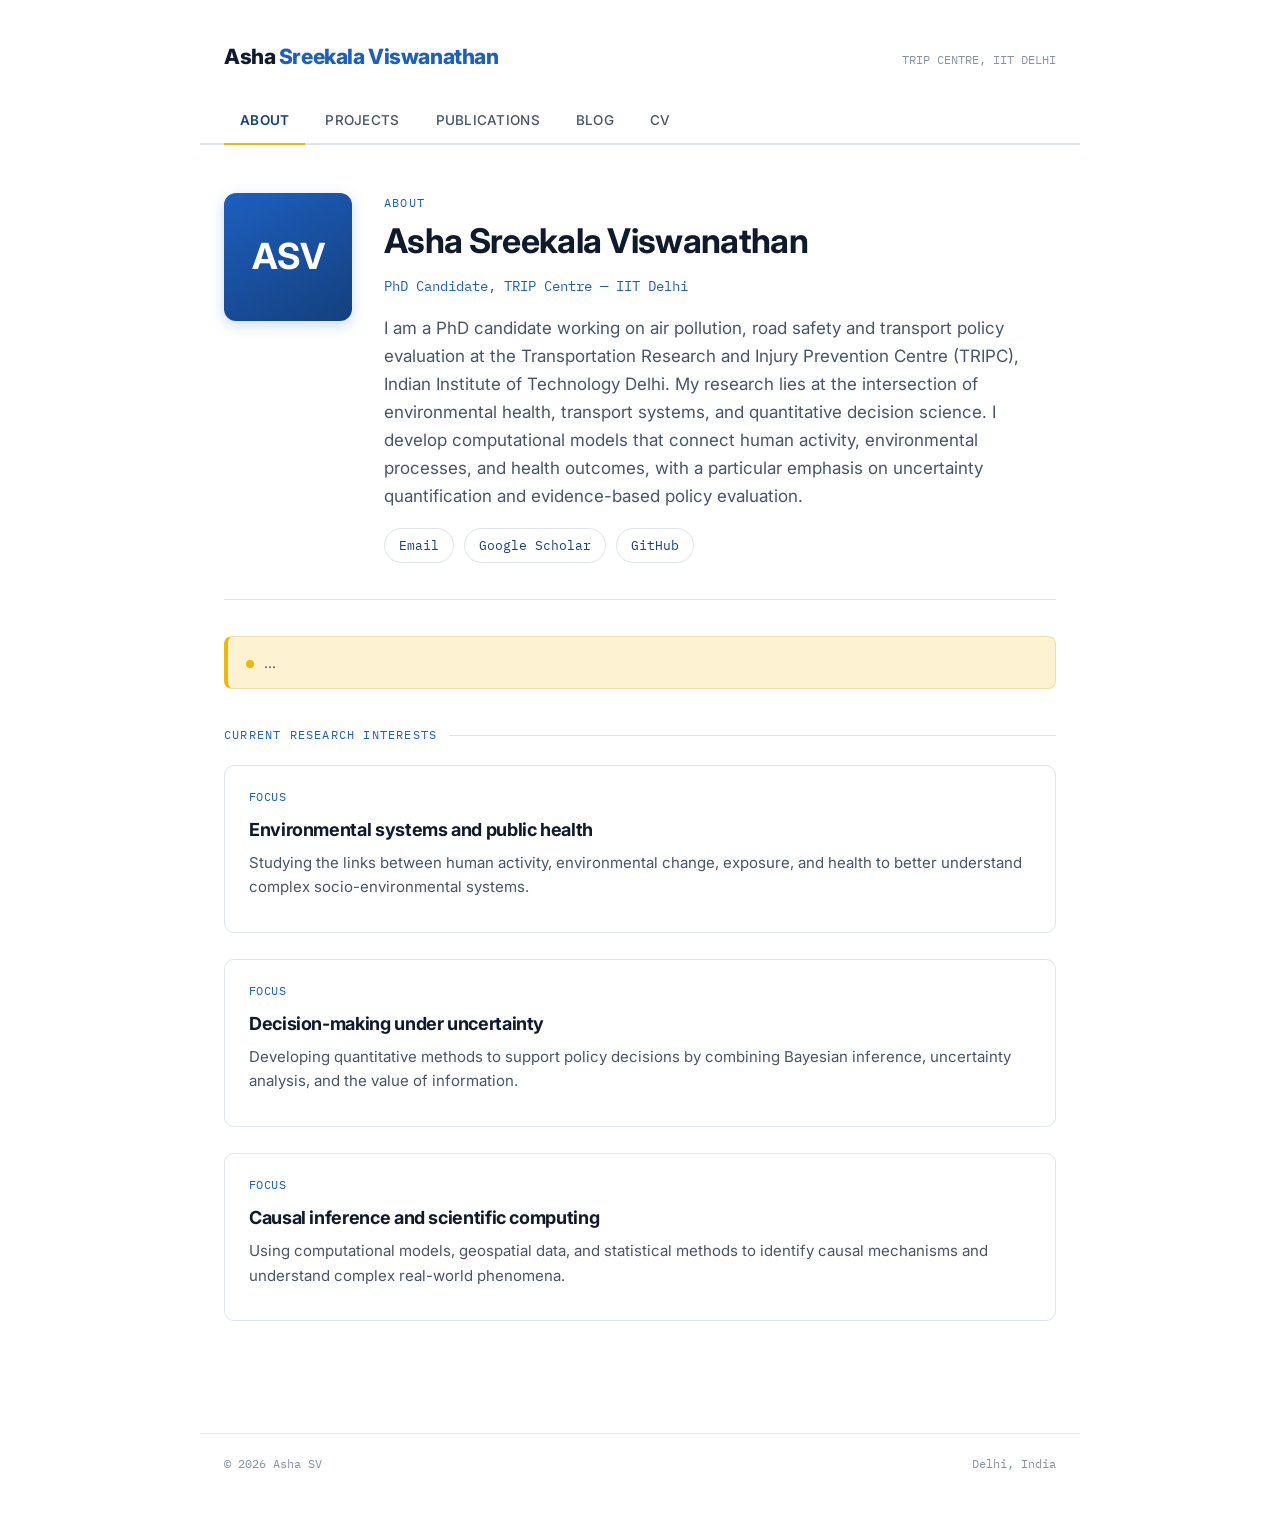
<file: index.html>
<!DOCTYPE html>
<html lang="en">
<head>
<meta charset="UTF-8">
<meta name="viewport" content="width=device-width, initial-scale=1.0">
<title>Asha Sreekala Viswanathan</title>
<link rel="stylesheet" href="style.css">
</head>
<body>

<header class="site-header">
  <div class="masthead">
    <div class="id">Asha <span>Sreekala Viswanathan</span></div>
    <div class="catalog-no">TRIP CENTRE, IIT DELHI</div>
  </div>
  <nav class="tabs">
    <a href="index.html" class="active">About</a>
    <a href="projects.html">Projects</a>
    <a href="publications.html">Publications</a>
    <a href="blog.html">Blog</a>
    <a href="cv.html">CV</a>
  </nav>
</header>

<main>
  <div class="sheet">

    <div class="hero">
      <div class="portrait">ASV</div>
      <div>
        <div class="eyebrow">About</div>
        <h1>Asha Sreekala Viswanathan</h1>
        <p class="tagline">PhD Candidate, TRIP Centre — IIT Delhi</p>
        <p class="bio">
          I am a PhD candidate working on air pollution, road safety and transport policy evaluation at the Transportation Research and Injury Prevention Centre (TRIPC), Indian Institute of Technology Delhi.
          
          My research lies at the intersection of environmental health, transport systems, and quantitative decision science. 
          
          I develop computational models that connect human activity, environmental processes, and health outcomes, with a particular emphasis on uncertainty quantification and evidence-based policy evaluation. 
        </p>
        <div class="contact-row">
          <a href="mailto:ashasv@tripp.iitd.ac.in">Email</a>
          <a href="https://scholar.google.de/citations?user=inFwlEMAAAAJ&amp;hl=en">Google Scholar</a>
          <a href="https://github.com/Avishs">GitHub</a>
        </div>
      </div>
    </div>

    <div class="status-strip">
      <span class="dot"></span>
      <span>...</span>
    </div>

    <div class="eyebrow section-title">Current Research Interests</div>
    <div class="stack">
      <div class="entry">
        <div class="entry-meta">FOCUS</div>
        <h3>Environmental systems and public health</h3>
        <p>Studying the links between human activity, environmental change, exposure, and health to better understand complex socio-environmental systems.</p>
      </div>
      <div class="entry">
        <div class="entry-meta">FOCUS</div>
        <h3>Decision-making under uncertainty</h3>
        <p>Developing quantitative methods to support policy decisions by combining Bayesian inference, uncertainty analysis, and the value of information.</p>
      </div>
      <div class="entry">
        <div class="entry-meta">FOCUS</div>
        <h3>Causal inference and scientific computing</h3>
        <p>Using computational models, geospatial data, and statistical methods to identify causal mechanisms and understand complex real-world phenomena.</p>
      </div>
    </div>
  </div>
</main>

<footer>
  <span>© 2026 Asha SV</span>
  <span>Delhi, India</span>
</footer>

</body>
</html>
</file>
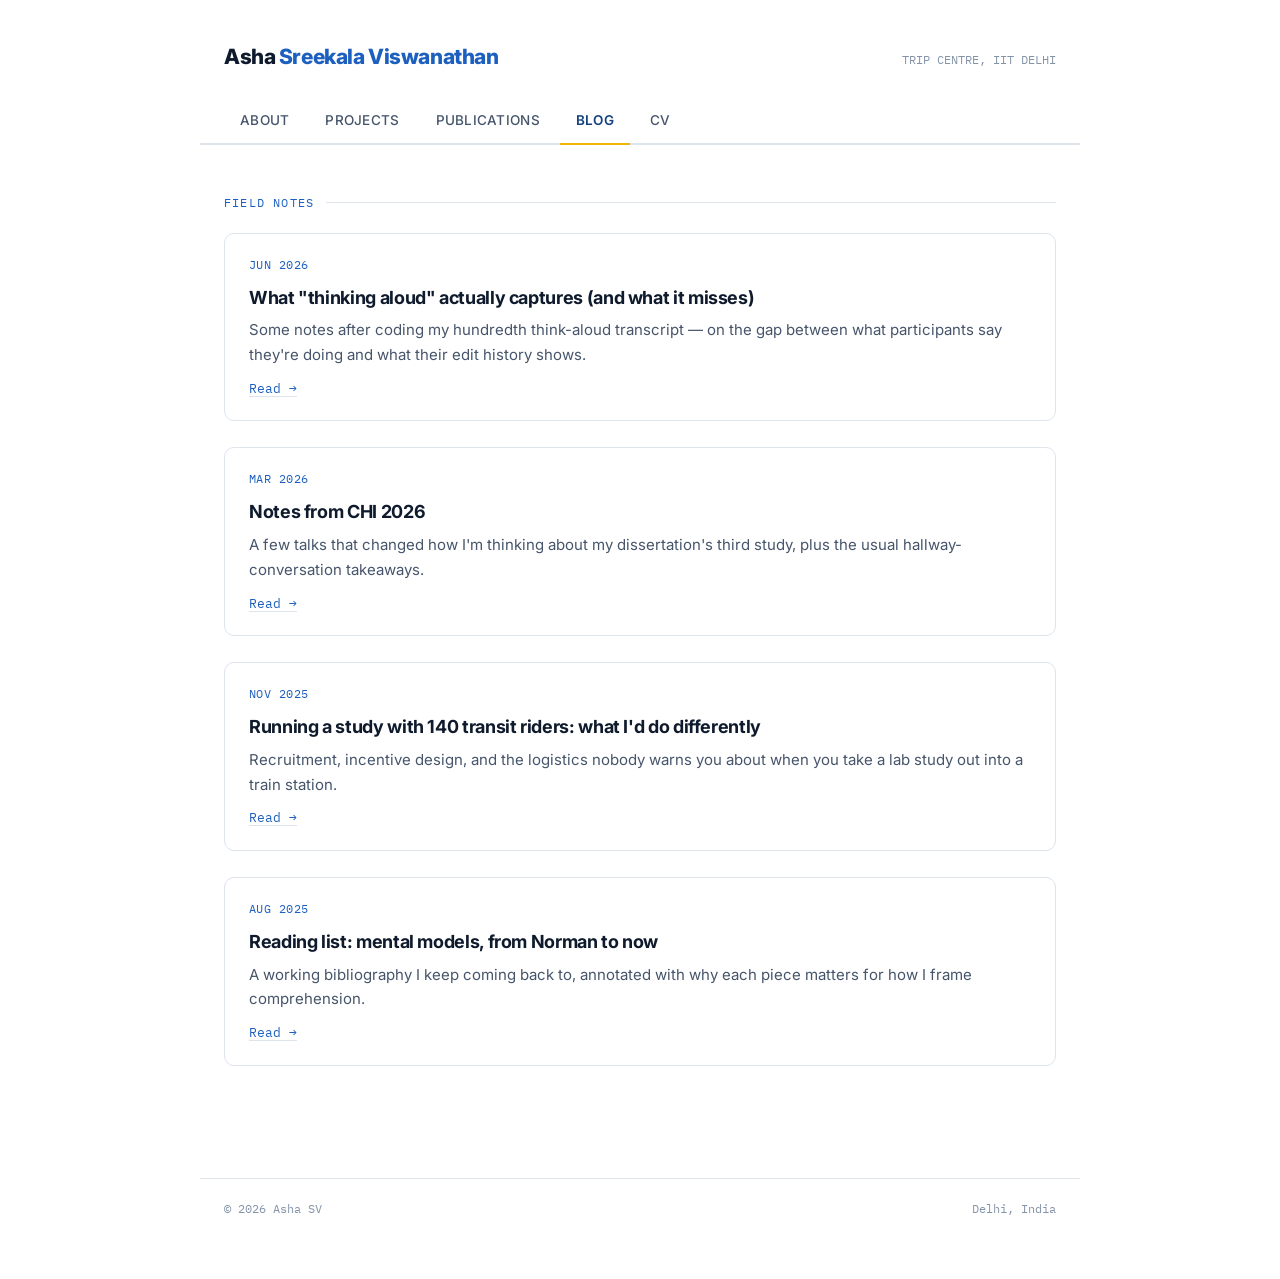
<file: blog.html>
<!DOCTYPE html>
<html lang="en">
<head>
<meta charset="UTF-8">
<meta name="viewport" content="width=device-width, initial-scale=1.0">
<title>Blog — Asha Sreekala Viswanathan</title>
<link rel="stylesheet" href="style.css">
</head>
<body>

<header class="site-header">
  <div class="masthead">
    <div class="id">Asha <span>Sreekala Viswanathan</span></div>
    <div class="catalog-no">TRIP CENTRE, IIT DELHI</div>
  </div>
  <nav class="tabs">
    <a href="index.html">About</a>
    <a href="projects.html">Projects</a>
    <a href="publications.html">Publications</a>
    <a href="blog.html" class="active">Blog</a>
    <a href="cv.html">CV</a>
  </nav>
</header>

<main>
  <div class="sheet">
    <div class="eyebrow section-title">Field notes</div>

    <div class="stack">

      <div class="entry">
        <div class="entry-meta">JUN 2026</div>
        <h3>What "thinking aloud" actually captures (and what it misses)</h3>
        <p>Some notes after coding my hundredth think-aloud transcript — on the gap
        between what participants say they're doing and what their edit history shows.</p>
        <div class="links"><a href="#">Read →</a></div>
      </div>

      <div class="entry">
        <div class="entry-meta">MAR 2026</div>
        <h3>Notes from CHI 2026</h3>
        <p>A few talks that changed how I'm thinking about my dissertation's third study,
        plus the usual hallway-conversation takeaways.</p>
        <div class="links"><a href="#">Read →</a></div>
      </div>

      <div class="entry">
        <div class="entry-meta">NOV 2025</div>
        <h3>Running a study with 140 transit riders: what I'd do differently</h3>
        <p>Recruitment, incentive design, and the logistics nobody warns you about when
        you take a lab study out into a train station.</p>
        <div class="links"><a href="#">Read →</a></div>
      </div>

      <div class="entry">
        <div class="entry-meta">AUG 2025</div>
        <h3>Reading list: mental models, from Norman to now</h3>
        <p>A working bibliography I keep coming back to, annotated with why each piece
        matters for how I frame comprehension.</p>
        <div class="links"><a href="#">Read →</a></div>
      </div>

    </div>
  </div>
</main>

<footer>
  <span>© 2026 Asha SV</span>
  <span>Delhi, India</span>
</footer>

</body>
</html>
</file>
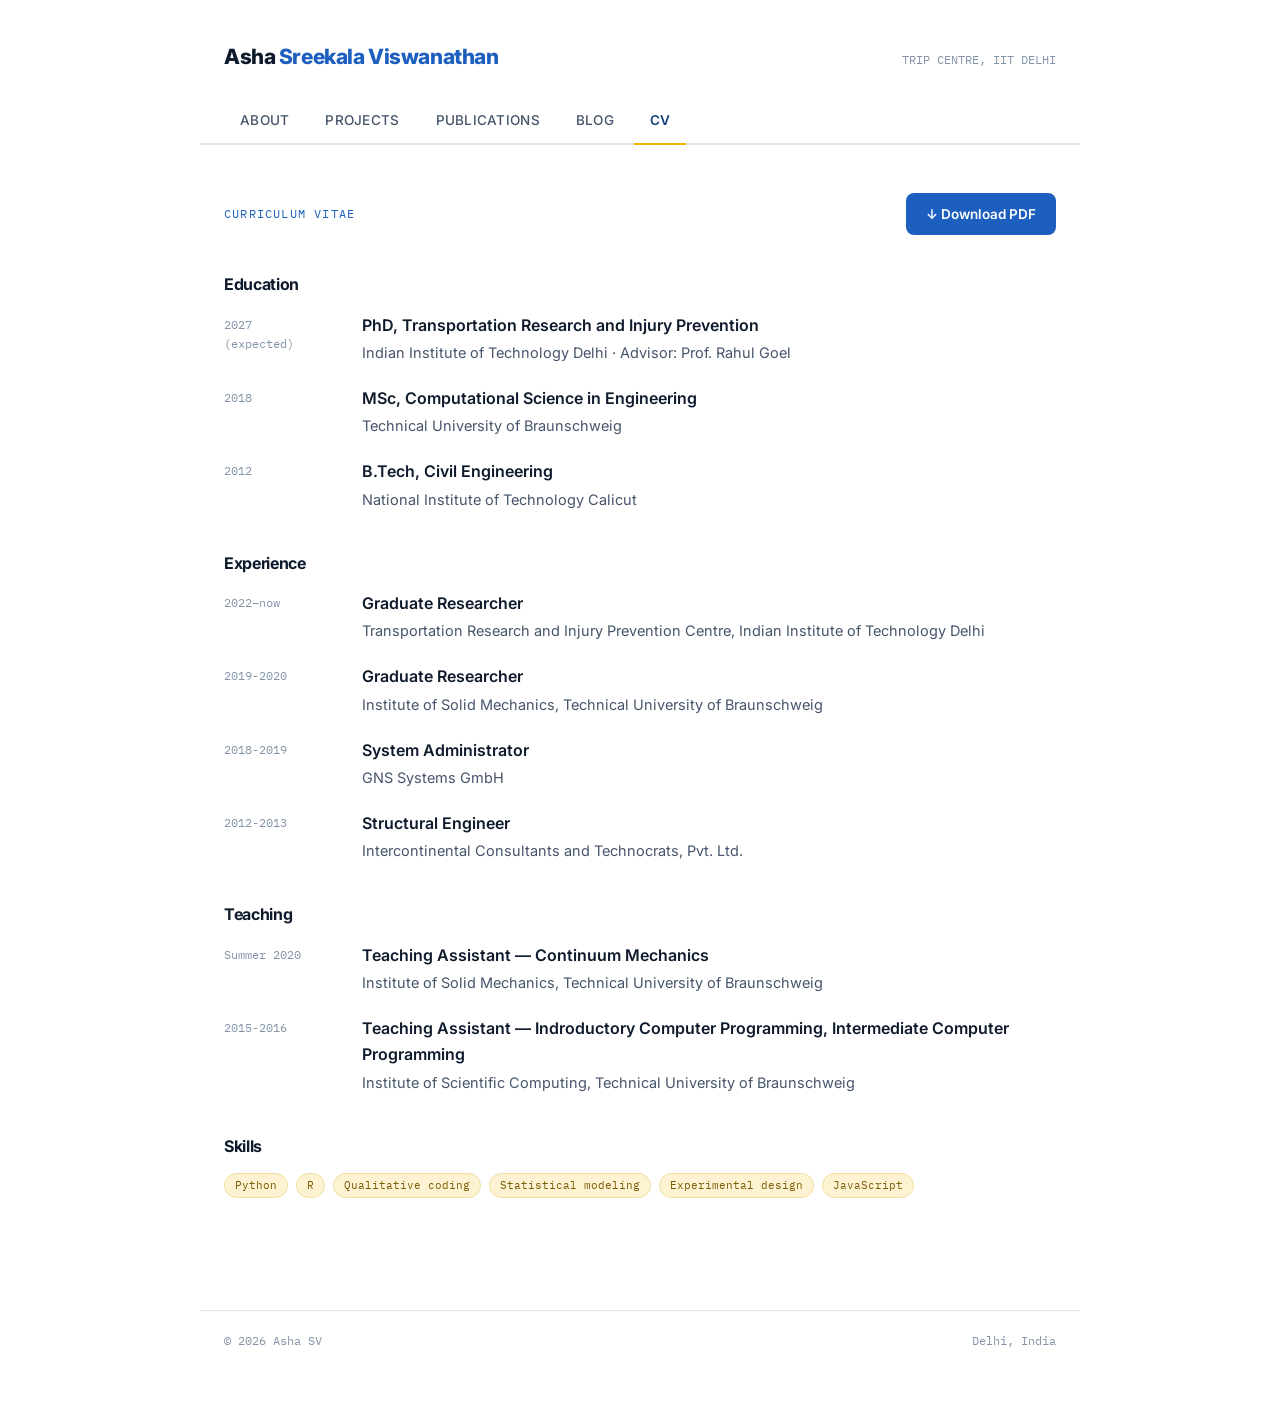
<file: cv.html>
<!DOCTYPE html>
<html lang="en">
<head>
<meta charset="UTF-8">
<meta name="viewport" content="width=device-width, initial-scale=1.0">
<title>CV — Asha Sreekala Viswanathan</title>
<link rel="stylesheet" href="style.css">
</head>
<body>

<header class="site-header">
  <div class="masthead">
    <div class="id">Asha <span>Sreekala Viswanathan</span></div>
    <div class="catalog-no">TRIP CENTRE, IIT DELHI</div>
  </div>
  <nav class="tabs">
    <a href="index.html">About</a>
    <a href="projects.html">Projects</a>
    <a href="publications.html">Publications</a>
    <a href="blog.html">Blog</a>
    <a href="cv.html" class="active">CV</a>
  </nav>
</header>

<main>
  <div class="sheet">

    <div style="display:flex; align-items:center; justify-content:space-between; flex-wrap:wrap; gap:16px; margin-bottom:36px;">
      <div class="eyebrow section-title" style="margin:0;">Curriculum Vitae</div>
      <a href="cv.pdf" class="download-btn">↓ Download PDF</a>
    </div>

    <div class="cv-block">
      <h3 style="font-size:16px; margin-bottom:14px;">Education</h3>
      <div class="cv-row">
        <div class="when">2027<br>(expected)</div>
        <div>
          <h4>PhD, Transportation Research and Injury Prevention</h4>
          <div class="where">Indian Institute of Technology Delhi · Advisor: Prof. Rahul Goel</div>
        </div>
      </div>
      <div class="cv-row">
        <div class="when">2018</div>
        <div>
          <h4>MSc, Computational Science in Engineering</h4>
          <div class="where">Technical University of Braunschweig</div>
        </div>
      </div>
      <div class="cv-row">
          <div class="when">2012</div>
          <div>
            <h4>B.Tech, Civil Engineering</h4>
            <div class="where">National Institute of Technology Calicut</div>
          </div>
        </div>
      </div>

    <div class="cv-block">
      <h3 style="font-size:16px; margin-bottom:14px;">Experience</h3>
      <div class="cv-row">
        <div class="when">2022–now</div>
        <div>
          <h4>Graduate Researcher</h4>
          <div class="where">Transportation Research and Injury Prevention Centre, Indian Institute of Technology Delhi</div>
        </div>
      </div>
      <div class="cv-row">
        <div class="when">2019-2020</div>
        <div>
          <h4>Graduate Researcher</h4>
          <div class="where">Institute of Solid Mechanics, Technical University of Braunschweig</div>
        </div>
      </div>
    <div class="cv-row">
        <div class="when">2018-2019</div>
        <div>
          <h4>System Administrator</h4>
          <div class="where">GNS Systems GmbH</div>
        </div>
      </div>
    <div class="cv-row">
        <div class="when">2012-2013</div>
        <div>
          <h4>Structural Engineer</h4>
          <div class="where">Intercontinental Consultants and Technocrats, Pvt. Ltd.</div>
        </div>
      </div>
    </div>

    <div class="cv-block">
      <h3 style="font-size:16px; margin-bottom:14px;">Teaching</h3>
      <div class="cv-row">
        <div class="when">Summer 2020</div>
        <div>
          <h4>Teaching Assistant — Continuum Mechanics</h4>
          <div class="where">Institute of Solid Mechanics, Technical University of Braunschweig</div>
        </div>
      </div>
      <div class="cv-row">
        <div class="when">2015-2016</div>
        <div>
          <h4>Teaching Assistant — Indroductory Computer Programming, Intermediate Computer Programming</h4>
          <div class="where">Institute of Scientific Computing, Technical University of Braunschweig</div>
        </div>
      </div>
    </div> 

    <div class="cv-block" style="margin-bottom:0;">
      <h3 style="font-size:16px; margin-bottom:14px;">Skills</h3>
      <div style="display:flex; flex-wrap:wrap; gap:8px;">
        <span class="tag">Python</span>
        <span class="tag">R</span>
        <span class="tag">Qualitative coding</span>
        <span class="tag">Statistical modeling</span>
        <span class="tag">Experimental design</span>
        <span class="tag">JavaScript</span>
      </div>
    </div>

  </div>
</main>

<footer>
  <span>© 2026 Asha SV</span>
  <span>Delhi, India</span>
</footer>

</body>
</html>
</file>
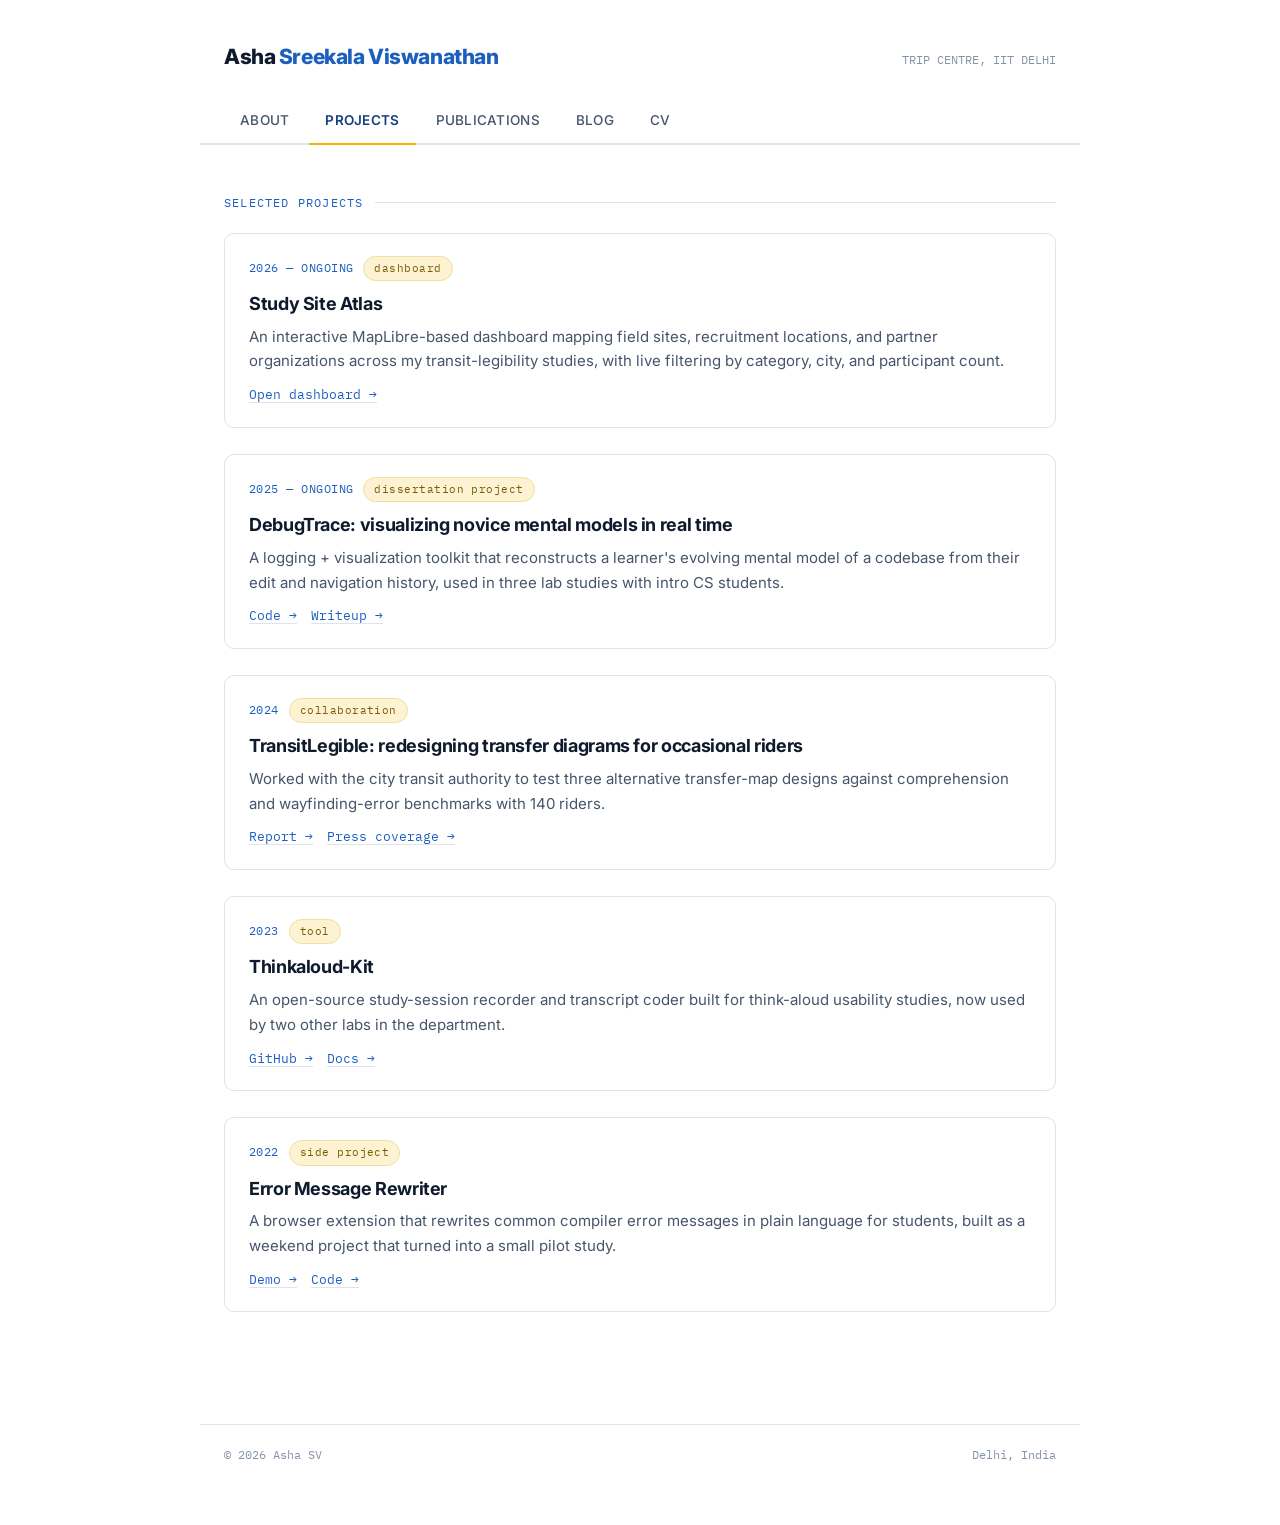
<file: projects.html>
<!DOCTYPE html>
<html lang="en">
<head>
<meta charset="UTF-8">
<meta name="viewport" content="width=device-width, initial-scale=1.0">
<title>Projects — Asha Sreekala Viswanathan</title>
<link rel="stylesheet" href="style.css">
</head>
<body>

<header class="site-header">
  <div class="masthead">
    <div class="id">Asha <span>Sreekala Viswanathan</span></div>
    <div class="catalog-no">TRIP CENTRE, IIT DELHI</div>
  </div>
  <nav class="tabs">
    <a href="index.html">About</a>
    <a href="projects.html" class="active">Projects</a>
    <a href="publications.html">Publications</a>
    <a href="blog.html">Blog</a>
    <a href="cv.html">CV</a>
  </nav>
</header>


<main>
  <div class="sheet">
    <div class="eyebrow section-title">Selected projects</div>

    <div class="stack">

      <div class="entry">
        <div class="entry-meta">2026 — ONGOING <span class="tag">dashboard</span></div>
        <h3>Study Site Atlas</h3>
        <p>An interactive MapLibre-based dashboard mapping field sites, recruitment
        locations, and partner organizations across my transit-legibility studies, with
        live filtering by category, city, and participant count.</p>
        <div class="links">
          <a href="projects/geo-dashboard.html">Open dashboard →</a>
        </div>
      </div>

      <div class="entry">
        <div class="entry-meta">2025 — ONGOING <span class="tag">dissertation project</span></div>
        <h3>DebugTrace: visualizing novice mental models in real time</h3>
        <p>A logging + visualization toolkit that reconstructs a learner's evolving mental
        model of a codebase from their edit and navigation history, used in three lab
        studies with intro CS students.</p>
        <div class="links">
          <a href="#">Code →</a>
          <a href="#">Writeup →</a>
        </div>
      </div>

      <div class="entry">
        <div class="entry-meta">2024 <span class="tag">collaboration</span></div>
        <h3>TransitLegible: redesigning transfer diagrams for occasional riders</h3>
        <p>Worked with the city transit authority to test three alternative transfer-map
        designs against comprehension and wayfinding-error benchmarks with 140 riders.</p>
        <div class="links">
          <a href="#">Report →</a>
          <a href="#">Press coverage →</a>
        </div>
      </div>

      <div class="entry">
        <div class="entry-meta">2023 <span class="tag">tool</span></div>
        <h3>Thinkaloud-Kit</h3>
        <p>An open-source study-session recorder and transcript coder built for
        think-aloud usability studies, now used by two other labs in the department.</p>
        <div class="links">
          <a href="#">GitHub →</a>
          <a href="#">Docs →</a>
        </div>
      </div>

      <div class="entry">
        <div class="entry-meta">2022 <span class="tag">side project</span></div>
        <h3>Error Message Rewriter</h3>
        <p>A browser extension that rewrites common compiler error messages in plain
        language for students, built as a weekend project that turned into a small pilot study.</p>
        <div class="links">
          <a href="#">Demo →</a>
          <a href="#">Code →</a>
        </div>
      </div>

    </div>
  </div>
</main>

<footer>
  <span>© 2026 Asha SV</span>
  <span>Delhi, India</span>
</footer>

</body>
</html>
</file>
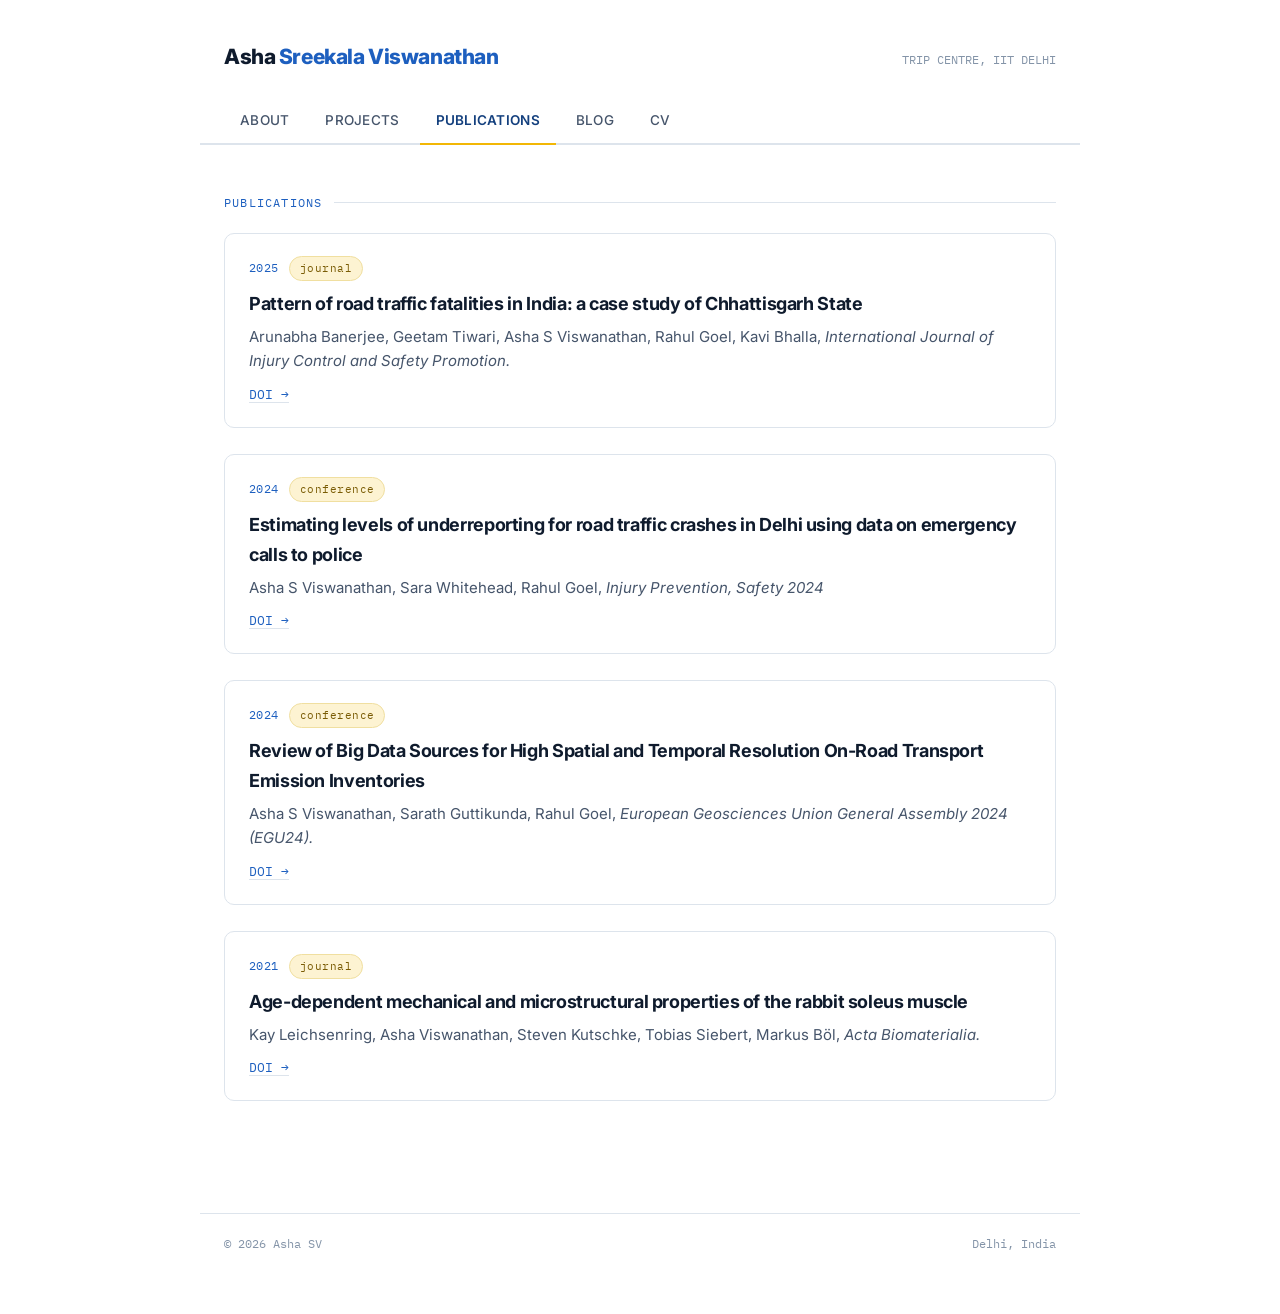
<file: publications.html>
<!DOCTYPE html>
<html lang="en">
<head>
<meta charset="UTF-8">
<meta name="viewport" content="width=device-width, initial-scale=1.0">
<title>Publications — Asha Sreekala Viswanathan</title>
<link rel="stylesheet" href="style.css">
</head>
<body>

<header class="site-header">
  <div class="masthead">
    <div class="id">Asha <span>Sreekala Viswanathan</span></div>
    <div class="catalog-no">TRIP CENTRE, IIT DELHI</div>
  </div>
  <nav class="tabs">
    <a href="index.html">About</a>
    <a href="projects.html">Projects</a>
    <a href="publications.html" class="active">Publications</a>
    <a href="blog.html">Blog</a>
    <a href="cv.html">CV</a>
  </nav>
</header>

<main>
  <div class="sheet">
    <div class="eyebrow section-title">Publications</div>

    <div class="stack">

      <div class="entry">
        <div class="entry-meta">2025 <span class="tag">journal</span></div>
        <h3>Pattern of road traffic fatalities in India: a case study of Chhattisgarh State</h3>
        <p>Arunabha Banerjee, Geetam Tiwari, Asha S Viswanathan, Rahul Goel, Kavi Bhalla, <em>International Journal of Injury Control and Safety Promotion.</em></p>
        <div class="links">
          <a href="https://doi.org/10.1080/17457300.2025.2486625">DOI →</a>
        </div>
      </div>


      <div class="entry">
        <div class="entry-meta">2024 <span class="tag">conference</span></div>
        <h3>Estimating levels of underreporting for road traffic crashes in Delhi using data on emergency calls to police</h3>
        <p>Asha S Viswanathan, Sara Whitehead, Rahul Goel, <em>Injury Prevention, Safety 2024</em></p>
        <div class="links">
          <a href="https://doi.org/10.1136/injuryprev-2024-SAFETY.215">DOI →</a>
        </div>
      </div>


      <div class="entry">
        <div class="entry-meta">2024 <span class="tag">conference</span></div>
        <h3>Review of Big Data Sources for High Spatial and Temporal Resolution On-Road Transport Emission Inventories</h3>
        <p>Asha S Viswanathan, Sarath Guttikunda, Rahul Goel, <em>European Geosciences Union General Assembly 2024 (EGU24).</em></p>
        <div class="links">
          <a href="https://doi.org/10.5194/egusphere-egu24-17403">DOI →</a>
        </div>
      </div>

      
      <div class="entry">
        <div class="entry-meta">2021 <span class="tag">journal</span></div>
        <h3>Age-dependent mechanical and microstructural properties of the rabbit soleus muscle</h3>
        <p>Kay Leichsenring, Asha Viswanathan, Steven Kutschke, Tobias Siebert, Markus Böl, <em>Acta Biomaterialia.</em></p>
        <div class="links">
          <a href="https://doi.org/10.1016/j.actbio.2021.07.066">DOI →</a>
        </div>
      </div>

    </div>
  </div>
</main>

<footer>
  <span>© 2026 Asha SV</span>
  <span>Delhi, India</span>
</footer>

</body>
</html>
</file>
<file: style.css>
@import url('https://fonts.googleapis.com/css2?family=Inter:wght@400;500;600;700;800&display=swap');
@import url('https://fonts.googleapis.com/css2?family=IBM+Plex+Mono:wght@400;500&display=swap');

:root{
  --paper: #FFFFFF;        /* clean white base */
  --paper-dim: #F5F7FA;    /* very light cool grey for strips/filters */
  --card: #FFFFFF;
  --ink: #0F1B2D;          /* near-black navy for text */
  --ink-soft: #46556B;
  --ink-faint: #8494A8;
  --accent: #1D5FBF;       /* primary blue */
  --accent-deep: #14407E;  /* darker blue for hovers/links */
  --gold: #F2B705;         /* yellow highlight */
  --gold-soft: #FDF3D2;    /* pale yellow wash for subtle backgrounds */
  --stamp: #1D5FBF;        /* kept for compatibility; now maps to blue */
  --line: #DDE4EC;         /* cool light borders */
  --line-soft: #EBF0F5;

  --font-display: 'Inter', -apple-system, 'Segoe UI', sans-serif;
  --font-body: 'Inter', -apple-system, 'Segoe UI', sans-serif;
  --font-mono: 'IBM Plex Mono', 'Courier New', monospace;

  --max-w: 880px;
}

*{ box-sizing: border-box; }

html{ scroll-behavior: smooth; }

body{
  margin: 0;
  background: var(--paper);
  color: var(--ink);
  font-family: var(--font-body);
  font-size: 17px;
  line-height: 1.65;
  -webkit-font-smoothing: antialiased;
}

/* subtle grid texture removed for a cleaner, flatter modern look */

a{ color: var(--accent); text-decoration-color: var(--line); text-underline-offset: 3px; }
a:hover{ color: var(--accent-deep); }

h1,h2,h3{
  font-family: var(--font-display);
  font-weight: 700;
  color: var(--ink);
  letter-spacing: -0.02em;
}

.eyebrow{
  font-family: var(--font-mono);
  font-size: 12px;
  letter-spacing: 0.1em;
  text-transform: uppercase;
  color: var(--accent);
}

.wrap{
  max-width: var(--max-w);
  margin: 0 auto;
  padding: 0 24px;
  position: relative;
  z-index: 1;
}

/* ---------- Header / Tab navigation ---------- */
.site-header{
  position: relative;
  z-index: 2;
  padding-top: 40px;
}

.masthead{
  max-width: var(--max-w);
  margin: 0 auto;
  padding: 0 24px;
  display: flex;
  align-items: baseline;
  justify-content: space-between;
  gap: 16px;
  margin-bottom: 22px;
}

.masthead .id{
  font-family: var(--font-display);
  font-weight: 800;
  font-size: 21px;
  letter-spacing: -0.02em;
}

.masthead .id span{
  color: var(--accent);
}

.masthead .catalog-no{
  font-family: var(--font-mono);
  font-size: 12px;
  color: var(--ink-faint);
}

nav.tabs{
  max-width: var(--max-w);
  margin: 0 auto;
  padding: 0 24px;
  display: flex;
  gap: 4px;
  border-bottom: 2px solid var(--line);
}

nav.tabs a{
  font-family: var(--font-display);
  font-weight: 500;
  font-size: 13.5px;
  letter-spacing: 0.02em;
  text-transform: uppercase;
  text-decoration: none;
  color: var(--ink-soft);
  padding: 10px 16px 12px;
  position: relative;
  top: 2px;
  border-bottom: 2px solid transparent;
  background: transparent;
  border-radius: 6px 6px 0 0;
}

nav.tabs a:hover{
  color: var(--ink);
  background: var(--paper-dim);
}

nav.tabs a.active{
  color: var(--accent-deep);
  border-bottom: 2px solid var(--gold);
  font-weight: 600;
}

/* ---------- Main content card ---------- */
main{
  position: relative;
  z-index: 1;
}

.sheet{
  max-width: var(--max-w);
  margin: 0 auto 64px;
  background: var(--card);
  padding: 48px 24px;
}

@media (max-width: 640px){
  .sheet{ padding: 28px 22px; }
  .masthead{ flex-direction: column; gap: 4px; }
  body{ font-size: 16px; }
}

/* ---------- Hero (About page) ---------- */
.hero{
  display: grid;
  grid-template-columns: 128px 1fr;
  gap: 32px;
  align-items: start;
  padding-bottom: 36px;
  border-bottom: 1px solid var(--line);
  margin-bottom: 36px;
}

@media (max-width: 640px){
  .hero{ grid-template-columns: 1fr; }
}

.portrait{
  width: 128px;
  height: 128px;
  border-radius: 12px;
  background: linear-gradient(150deg, var(--accent) 0%, var(--accent-deep) 100%);
  color: #FFFFFF;
  display: flex;
  align-items: center;
  justify-content: center;
  font-family: var(--font-display);
  font-size: 36px;
  font-weight: 700;
  box-shadow: 0 4px 14px rgba(29, 95, 191, 0.22);
}

.hero h1{
  font-size: 34px;
  margin: 0 0 6px;
}

.hero .tagline{
  font-family: var(--font-mono);
  font-size: 13.5px;
  color: var(--accent);
  margin: 0 0 16px;
}

.hero .bio{
  color: var(--ink-soft);
  max-width: 60ch;
}

.contact-row{
  display: flex;
  flex-wrap: wrap;
  gap: 10px;
  margin-top: 18px;
  font-family: var(--font-mono);
  font-size: 12.5px;
}

.contact-row a{
  text-decoration: none;
  border: 1px solid var(--line);
  border-radius: 999px;
  padding: 6px 14px;
  color: var(--accent-deep);
  transition: all 0.15s ease;
}
.contact-row a:hover{
  border-color: var(--accent);
  background: var(--paper-dim);
}

/* ---------- Now / status strip ---------- */
.status-strip{
  display: flex;
  gap: 10px;
  align-items: baseline;
  font-size: 14px;
  color: var(--ink-soft);
  background: var(--gold-soft);
  border: 1px solid #F0DFA0;
  border-left: 4px solid var(--gold);
  border-radius: 8px;
  padding: 14px 18px;
  margin-bottom: 36px;
}

.status-strip .dot{
  width: 8px; height: 8px; border-radius: 50%;
  background: var(--gold); flex: none; margin-top: 7px;
}

.status-strip strong{ color: var(--ink); }

/* ---------- Section blocks ---------- */
.section-title{
  font-size: 12px;
  margin: 0 0 20px;
  display: flex;
  align-items: center;
  gap: 12px;
}
.section-title::after{
  content: "";
  flex: 1;
  height: 1px;
  background: var(--line);
}

.stack{ display: flex; flex-direction: column; gap: 26px; }

/* ---------- Cards: projects / publications / posts ---------- */
.entry{
  padding: 22px 24px;
  border: 1px solid var(--line);
  border-radius: 10px;
  transition: border-color 0.15s ease, box-shadow 0.15s ease;
}
.entry:hover{
  border-color: var(--accent);
  box-shadow: 0 3px 12px rgba(29, 95, 191, 0.08);
}
.entry:last-child{ padding-bottom: 22px; }

.entry-meta{
  font-family: var(--font-mono);
  font-size: 11.5px;
  color: var(--accent);
  letter-spacing: 0.04em;
  margin-bottom: 8px;
  display: flex;
  gap: 10px;
  flex-wrap: wrap;
  align-items: center;
}

.entry h3{
  font-size: 18px;
  margin: 0 0 6px;
}

.entry p{
  color: var(--ink-soft);
  font-size: 15px;
  margin: 0 0 10px;
}

.entry .links{
  font-family: var(--font-mono);
  font-size: 12.5px;
  display: flex;
  gap: 14px;
}

.tag{
  display: inline-block;
  font-family: var(--font-mono);
  font-size: 10.5px;
  padding: 3px 10px;
  background: var(--gold-soft);
  border: 1px solid #F0DFA0;
  border-radius: 999px;
  color: #7A5C05;
}

/* ---------- CV specific ---------- */
.cv-block{ margin-bottom: 34px; }
.cv-row{
  display: grid;
  grid-template-columns: 120px 1fr;
  gap: 18px;
  margin-bottom: 16px;
}
.cv-row .when{
  font-family: var(--font-mono);
  font-size: 12px;
  color: var(--ink-faint);
  padding-top: 3px;
}
.cv-row h4{ margin: 0 0 3px; font-family: var(--font-display); font-size: 16px; font-weight: 600;}
.cv-row .where{ color: var(--ink-soft); font-size: 14.5px; margin-bottom: 4px; }

.download-btn{
  display: inline-flex;
  align-items: center;
  gap: 8px;
  font-family: var(--font-display);
  font-weight: 600;
  font-size: 13.5px;
  text-decoration: none;
  color: #FFFFFF;
  background: var(--accent);
  padding: 10px 20px;
  border-radius: 8px;
  transition: background 0.15s ease;
}
.download-btn:hover{ background: var(--accent-deep); color: #FFFFFF; }

@media (max-width: 640px){
  .cv-row{ grid-template-columns: 1fr; gap: 4px; }
}

/* ---------- Footer ---------- */
footer{
  max-width: var(--max-w);
  margin: 0 auto 60px;
  padding: 20px 24px 0;
  border-top: 1px solid var(--line);
  font-family: var(--font-mono);
  font-size: 12px;
  color: var(--ink-faint);
  display: flex;
  justify-content: space-between;
}
</file>
